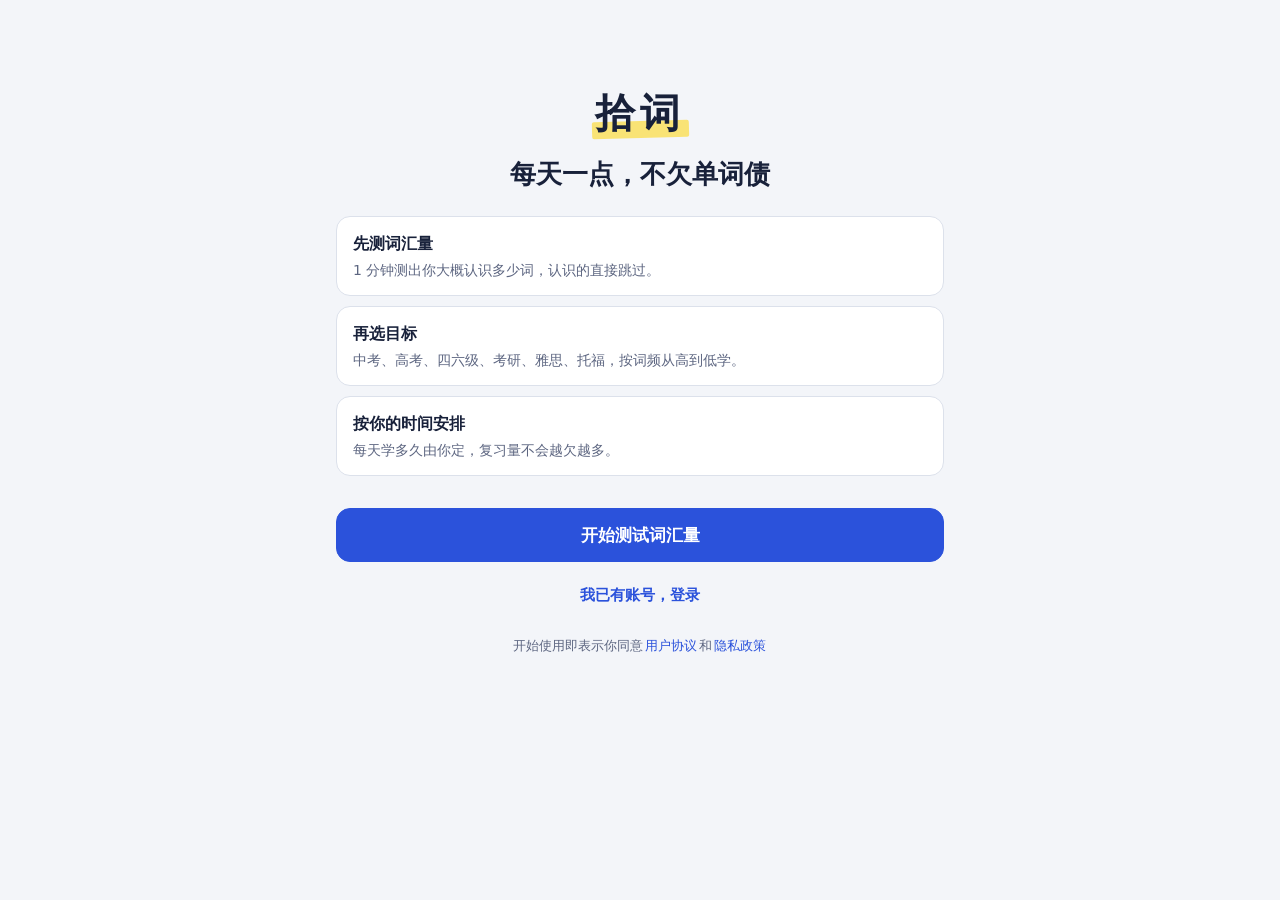
<file: web/index.html>
<!doctype html>
<html lang="zh-CN">
<head>
<meta charset="utf-8">
<meta name="viewport" content="width=device-width, initial-scale=1, viewport-fit=cover">
<meta name="shici-app" content="2.1.1">
<title>拾词 · 科学背单词</title>
<meta name="description" content="拾词：按你的时间安排复习，不欠单词债。中考、高考、四六级、考研、雅思、托福词书，记忆法、点读文章、多端同步。">
<meta name="theme-color" content="#F3F5F9" media="(prefers-color-scheme: light)">
<meta name="theme-color" content="#0F131D" media="(prefers-color-scheme: dark)">
<link rel="manifest" href="manifest.webmanifest">
<link rel="icon" href="icons/icon-192.png">
<link rel="apple-touch-icon" href="icons/icon-192.png">
<link rel="stylesheet" href="css/app.css">
<script>
  // 主题在样式加载前确定，避免闪烁
  try { var t = (JSON.parse(localStorage.getItem('shici.v3') || '{}').settings || {}).theme; if (t === 'light' || t === 'dark') document.documentElement.dataset.theme = t; } catch (e) {}
</script>
</head>
<body>
  <main id="view" class="view"></main>
  <nav id="bnav" class="bnav" aria-label="主导航"></nav>
  <div id="backdrop" class="backdrop" hidden></div>
  <section id="sheet" class="sheet" role="dialog" aria-modal="true" hidden></section>
  <div id="toast" class="toast" role="status" aria-live="polite"></div>
  <noscript><p style="padding:24px">拾词需要开启 JavaScript 才能使用。</p></noscript>
  <script type="module" src="js/main.js"></script>
</body>
</html>
</file>
<file: web/css/app.css>
/* 拾词 2.0 */
:root {
  --paper: #F3F5F9; --surface: #FFFFFF; --sunk: #E9EDF4; --ink: #18213A; --muted: #5D6681; --line: #DCE1EB;
  --accent: #2B52DB; --accent-ink: #FFFFFF; --accent-soft: #E3E9FC; --mark: rgba(255, 214, 10, .55); --mark-soft: rgba(255, 214, 10, .22);
  --again: #C9372E; --hard: #B57405; --good: #17834C; --easy: #2B52DB; --warn-bg: #FFF4E0; --warn-ink: #7A4A00;
  --font-head: "Iowan Old Style", "Palatino Linotype", Palatino, Georgia, "Songti SC", "Noto Serif SC", "Source Han Serif SC", serif;
  --font-ui: -apple-system, BlinkMacSystemFont, "PingFang SC", "Hiragino Sans GB", "Microsoft YaHei", "Noto Sans SC", "Source Han Sans SC", Roboto, system-ui, sans-serif;
  --font-mono: ui-monospace, "SF Mono", Menlo, Consolas, "Roboto Mono", monospace;
  --font-ipa: "Charis SIL", "Doulos SIL", "Lucida Sans Unicode", "Arial Unicode MS", "Segoe UI", Roboto, sans-serif;
  --r: 14px; --r-sm: 10px; --shadow: 0 1px 2px rgba(24, 33, 58, .06), 0 4px 16px rgba(24, 33, 58, .05);
  --nav-h: 60px; --safe-b: env(safe-area-inset-bottom, 0px); --safe-t: env(safe-area-inset-top, 0px);
  color-scheme: light;
}
@media (prefers-color-scheme: dark) {
  :root:not([data-theme="light"]) {
    --paper: #0F131D; --surface: #171D2B; --sunk: #1F2738; --ink: #E5E8F1; --muted: #97A0B8; --line: #2A3247;
    --accent: #7E9CFF; --accent-ink: #0D1322; --accent-soft: #222E52; --mark: rgba(230, 190, 20, .32); --mark-soft: rgba(230, 190, 20, .14);
    --again: #FF6E63; --hard: #EDAA3B; --good: #41C783; --easy: #7E9CFF; --warn-bg: #3A2A0E; --warn-ink: #F3C77A;
    --shadow: none; color-scheme: dark;
  }
}
:root[data-theme="dark"] {
  --paper: #0F131D; --surface: #171D2B; --sunk: #1F2738; --ink: #E5E8F1; --muted: #97A0B8; --line: #2A3247;
  --accent: #7E9CFF; --accent-ink: #0D1322; --accent-soft: #222E52; --mark: rgba(230, 190, 20, .32); --mark-soft: rgba(230, 190, 20, .14);
  --again: #FF6E63; --hard: #EDAA3B; --good: #41C783; --easy: #7E9CFF; --warn-bg: #3A2A0E; --warn-ink: #F3C77A;
  --shadow: none; color-scheme: dark;
}

* { box-sizing: border-box; -webkit-tap-highlight-color: transparent; }
html { -webkit-text-size-adjust: 100%; text-size-adjust: 100%; }
body { margin: 0; background: var(--paper); color: var(--ink); font: 16px/1.6 var(--font-ui); min-height: 100vh; min-height: 100dvh; overscroll-behavior-y: none; }
button, input, textarea, select { font: inherit; color: inherit; }
button { cursor: pointer; }
svg { width: 22px; height: 22px; flex: none; }
[hidden] { display: none !important; }
:focus-visible { outline: 2px solid var(--accent); outline-offset: 2px; }
h1, h2, h3 { line-height: 1.3; margin: 0; }
p { margin: .5em 0; }
kbd { display: none; font: 11px var(--font-mono); opacity: .55; margin-left: 4px; border: 1px solid currentColor; border-radius: 4px; padding: 0 4px; }
@media (hover: hover) and (pointer: fine) { kbd { display: inline-block; } }

.view { max-width: 640px; margin: 0 auto; padding: calc(16px + var(--safe-t)) 16px calc(var(--nav-h) + var(--safe-b) + 24px); }
body.focus .view { padding-bottom: 24px; }
.muted { color: var(--muted); }
.small { font-size: 13px; line-height: 1.5; }
.center { text-align: center; }
.mono { font-family: var(--font-mono); }
.row { display: flex; gap: 8px; flex-wrap: wrap; align-items: center; margin-top: 12px; }
.row.between { justify-content: space-between; flex-wrap: nowrap; margin-top: 0; gap: 12px; }
.two, .three { display: grid; gap: 8px; grid-template-columns: 1fr 1fr; }
.three { grid-template-columns: 1fr 1fr 1fr; }
.ptitle { font: 600 24px/1.3 var(--font-head); letter-spacing: .01em; margin: 4px 0 8px; }
.sec { font-size: 14px; color: var(--muted); font-weight: 600; margin: 24px 4px 8px; }
.empty { text-align: center; color: var(--muted); padding: 48px 16px; }
.logo { font: 700 20px var(--font-head); letter-spacing: .12em; display: inline-block; position: relative; z-index: 0; }
.logo::after { content: ""; position: absolute; left: -4%; right: -4%; bottom: .08em; height: .42em; background: var(--mark); z-index: -1; border-radius: 2px; transform: rotate(-1.5deg); }
.logo.big { font-size: 40px; }
.boot { min-height: 70vh; display: flex; flex-direction: column; align-items: center; justify-content: center; gap: 8px; text-align: center; }

/* 卡片、按钮 */
.card { background: var(--surface); border: 1px solid var(--line); border-radius: var(--r); padding: 16px; margin: 12px 0; box-shadow: var(--shadow); }
.card > b:first-child { display: block; margin-bottom: 4px; }
.btn { display: inline-flex; align-items: center; justify-content: center; gap: 6px; min-height: 44px; padding: 8px 16px; border-radius: var(--r-sm);
  border: 1px solid var(--line); background: var(--surface); font-weight: 600; font-size: 15px; text-align: center; line-height: 1.3; transition: transform .08s, background .15s; user-select: none; }
.btn:active { transform: scale(.98); }
.btn:disabled { opacity: .5; pointer-events: none; }
.btn.primary { background: var(--accent); color: var(--accent-ink); border-color: var(--accent); }
.btn.ghost { background: transparent; border-color: transparent; color: var(--accent); }
.btn.danger { color: var(--again); border-color: color-mix(in srgb, var(--again) 40%, var(--line)); }
.btn.big { min-height: 54px; font-size: 17px; width: 100%; border-radius: var(--r); }
.btn.sm { min-height: 36px; padding: 4px 12px; font-size: 14px; }
.btn svg { width: 18px; height: 18px; }
.onb .btn, .today .btn.big, .card > .btn:not(.sm) { width: 100%; }
.card > .btn:not(.sm):not(:last-child) { margin-bottom: 8px; }
.iconbtn { width: 44px; height: 44px; display: inline-grid; place-items: center; border: 0; background: transparent; border-radius: 50%; color: var(--ink); flex: none; }
.iconbtn:active { background: var(--sunk); }
.iconbtn:disabled { opacity: .3; }
.linkbtn { border: 0; background: none; color: var(--accent); padding: 0 2px; font-size: inherit; font-weight: 500; }
.linkbtn.muted { color: var(--muted); }
.chip { display: inline-flex; align-items: center; height: 22px; padding: 0 8px; border-radius: 11px; font-size: 12px; background: var(--sunk); color: var(--muted); white-space: nowrap; font-weight: 500; }
.chip.new, .st-new.chip { background: var(--accent-soft); color: var(--accent); }
.chip.learn, .st-learn.chip { background: var(--warn-bg); color: var(--warn-ink); }
.chip.leech, .st-leech.chip { background: color-mix(in srgb, var(--again) 14%, var(--surface)); color: var(--again); }
.st-done.chip { background: color-mix(in srgb, var(--good) 15%, var(--surface)); color: var(--good); }
.st-rev.chip { background: var(--accent-soft); color: var(--accent); }
.st-known.chip { background: var(--sunk); color: var(--muted); }
.notice { display: block; width: 100%; text-align: left; background: var(--accent-soft); color: var(--ink); border: 0; border-radius: var(--r-sm); padding: 12px 14px; font-size: 14px; line-height: 1.55; margin: 12px 0; }
.notice.warn { background: var(--warn-bg); color: var(--warn-ink); }
.notice.link { font-weight: 600; color: var(--accent); }
.notice .linkbtn { margin-left: 8px; }
.tip { background: var(--warn-bg); color: var(--warn-ink); border-radius: var(--r-sm); padding: 10px 12px; font-size: 14px; margin: 12px 0; }
.msg { min-height: 1.5em; color: var(--again); font-size: 14px; margin-top: 8px; }

/* 进度条 */
.pbar { display: flex; height: 8px; border-radius: 4px; background: var(--sunk); overflow: hidden; margin: 10px 0 6px; }
.pbar.sm { height: 5px; margin: 6px 0 0; }
.pbar i { display: block; height: 100%; }
.pbar i.l { background: var(--accent); }
.pbar i.k { background: color-mix(in srgb, var(--accent) 35%, var(--sunk)); }
.legend { display: flex; gap: 16px; font-size: 12px; color: var(--muted); margin-top: 8px; }
.legend i { display: inline-block; width: 10px; height: 10px; border-radius: 2px; margin-right: 4px; vertical-align: -1px; }
.legend i.l { background: var(--accent); } .legend i.k { background: color-mix(in srgb, var(--accent) 35%, var(--sunk)); }

/* 底部导航 */
.bnav { position: fixed; left: 0; right: 0; bottom: 0; z-index: 20; display: flex; justify-content: center; background: color-mix(in srgb, var(--surface) 92%, transparent);
  backdrop-filter: saturate(1.4) blur(12px); -webkit-backdrop-filter: saturate(1.4) blur(12px); border-top: 1px solid var(--line); padding-bottom: var(--safe-b); }
.bnav button { flex: 1; max-width: 200px; height: var(--nav-h); border: 0; background: none; display: flex; flex-direction: column; align-items: center; justify-content: center; gap: 2px; color: var(--muted); font-size: 12px; font-weight: 500; }
.bnav button[aria-current] { color: var(--accent); }
.bnav button[aria-current] svg { stroke-width: 2.2; }
body.focus .bnav { display: none; }

/* 首页 */
.hello { display: flex; justify-content: space-between; align-items: flex-end; margin-top: 4px; }
.streak { text-align: center; line-height: 1.1; padding: 6px 12px; border-radius: var(--r-sm); background: var(--surface); border: 1px solid var(--line); }
.streak b { display: block; font: 700 22px var(--font-head); }
.streak span { font-size: 11px; color: var(--muted); }
.today { padding: 20px 16px; }
.nums { display: flex; justify-content: space-around; text-align: center; margin: 4px 0 16px; }
.nums b { display: block; font: 600 32px/1.15 var(--font-head); font-variant-numeric: tabular-nums; }
.nums span { font-size: 13px; color: var(--muted); }
.today .muted.small { margin-top: 10px; }
.donebox { text-align: center; padding: 12px 4px; }
.donebox h2 { font: 600 22px var(--font-head); margin-bottom: 8px; }
.donebox h2::before { content: "✓"; display: block; width: 52px; height: 52px; line-height: 52px; margin: 0 auto 12px; border-radius: 50%; background: color-mix(in srgb, var(--good) 16%, var(--surface)); color: var(--good); font: 700 26px/52px var(--font-ui); }
.donebox .btn { margin-top: 8px; }
.bookcard { cursor: pointer; }
.bname { font-size: 17px; }
.tools { display: grid; grid-template-columns: repeat(4, 1fr); gap: 8px; margin: 12px 0; }
.tools button { display: flex; flex-direction: column; align-items: center; gap: 6px; padding: 14px 4px 10px; border-radius: var(--r); border: 1px solid var(--line); background: var(--surface); font-size: 13px; color: var(--ink); }
.tools svg { color: var(--accent); }

/* 复习预测 */
.fc { position: relative; display: flex; gap: 6px; height: 140px; align-items: stretch; margin-top: 12px; }
.fc.wide { gap: 2px; height: 120px; }
.fcb { flex: 1; display: flex; flex-direction: column; align-items: center; min-width: 0; }
.fcb .n { height: 16px; font-size: 11px; color: var(--muted); font-variant-numeric: tabular-nums; }
.fcb .tr { flex: 1; width: 100%; display: flex; align-items: flex-end; justify-content: center; }
.fcb .tr i { display: block; width: 100%; max-width: 28px; min-height: 2px; background: var(--accent); border-radius: 4px 4px 1px 1px; opacity: .85; }
.fc.wide .fcb .tr i { border-radius: 2px 2px 0 0; }
.fcb.over .tr i { background: var(--hard); }
.fcb .d { height: 18px; font-size: 11px; color: var(--muted); white-space: nowrap; }
.capline { position: absolute; left: 0; right: 0; border-top: 1.5px dashed var(--again); opacity: .6; pointer-events: none; }
.heat { display: grid; grid-template-rows: repeat(7, 1fr); grid-auto-flow: column; grid-auto-columns: 1fr; gap: 3px; margin-top: 12px; }
.heat i { aspect-ratio: 1; border-radius: 3px; background: var(--sunk); }
.heat i.h1 { background: color-mix(in srgb, var(--accent) 25%, var(--sunk)); }
.heat i.h2 { background: color-mix(in srgb, var(--accent) 50%, var(--sunk)); }
.heat i.h3 { background: color-mix(in srgb, var(--accent) 75%, var(--sunk)); }
.heat i.h4 { background: var(--accent); }
.tiles { display: grid; grid-template-columns: 1fr 1fr; gap: 8px; margin: 12px 0; }
.tile { background: var(--surface); border: 1px solid var(--line); border-radius: var(--r); padding: 12px 14px; }
.tile span { font-size: 13px; color: var(--muted); display: block; }
.tile b { font: 600 26px/1.2 var(--font-head); font-variant-numeric: tabular-nums; }
.tile small { font: 13px var(--font-ui); color: var(--muted); }
.bprow { display: grid; grid-template-columns: 1fr 90px 40px; gap: 10px; align-items: center; font-size: 14px; padding: 6px 0; }
.bprow .pbar { margin: 0; }
.bprow .small { text-align: right; }

/* 学习过程 */
body:is([data-view="session"],[data-view="placement"],[data-view="screen"]) .view { display: flex; flex-direction: column; height: 100vh; height: 100dvh; padding-bottom: 0; }
.sbar { display: flex; align-items: center; gap: 8px; margin: -8px -8px 4px; flex: none; }
.sprog { flex: 1; height: 6px; border-radius: 3px; background: var(--sunk); overflow: hidden; }
.sprog i { display: block; height: 100%; width: 0; background: var(--accent); transition: width .3s; border-radius: 3px; }
#scount { min-width: 42px; text-align: right; font-variant-numeric: tabular-nums; }
.scard { flex: 1; overflow-y: auto; -webkit-overflow-scrolling: touch; padding: 4px 2px 16px; min-height: 0; }
.actbar { flex: none; padding: 10px 0 calc(12px + var(--safe-b)); background: linear-gradient(to bottom, transparent, var(--paper) 10px); }
.actbar .muted.small { margin: 6px 0 0; }
.actbar > .muted.small:first-child { margin: 0 0 6px; }
.kind { display: flex; gap: 6px; margin: 4px 0 12px; min-height: 22px; }
.front { min-height: 50vh; display: flex; flex-direction: column; justify-content: center; }
.front .whead { justify-content: center; }
.front .wsub { justify-content: center; margin-bottom: 20px; }
.ptest { flex: 1; display: flex; flex-direction: column; justify-content: center; gap: 12px; }
.ptest .hw.big { margin: 24px 0 8px; }
.peek { text-align: center; color: var(--muted); font-size: 14px; }
.peek .mean { text-align: left; margin-top: 8px; }
.grades { display: grid; grid-template-columns: repeat(4, 1fr); gap: 6px; }
.grade { min-height: 60px; border-radius: var(--r-sm); border: 1px solid var(--line); background: var(--surface); display: flex; flex-direction: column; align-items: center; justify-content: center; line-height: 1.25; padding: 4px 2px; }
.grade b { font-size: 15px; }
.grade span { font-size: 12px; color: var(--muted); font-variant-numeric: tabular-nums; }
.grade.g1 b { color: var(--again); } .grade.g2 b { color: var(--hard); } .grade.g3 b { color: var(--good); } .grade.g4 b { color: var(--easy); }
.grade.sug { border-color: currentColor; box-shadow: 0 0 0 2px var(--accent-soft); }
.grade.g3 { background: color-mix(in srgb, var(--good) 8%, var(--surface)); }
.grade:active { transform: scale(.97); }
.spellin { width: 100%; font: 600 24px var(--font-mono); text-align: center; letter-spacing: .08em; padding: 12px; border-radius: var(--r-sm); border: 2px solid var(--line); background: var(--surface); margin-top: 4px; }
.spellin:focus { border-color: var(--accent); outline: 0; }
.blank { display: inline-block; min-width: 4em; border-bottom: 2px solid var(--accent); text-align: center; font-family: var(--font-mono); letter-spacing: .1em; color: var(--accent); }
.spellres { padding: 12px 14px; border-radius: var(--r-sm); margin-bottom: 16px; font-size: 15px; }
.spellres.ok { background: color-mix(in srgb, var(--good) 14%, var(--surface)); color: var(--good); font-weight: 600; }
.spellres.bad { background: color-mix(in srgb, var(--again) 10%, var(--surface)); }
.spellres .y { color: var(--good); } .spellres .x { color: var(--again); text-decoration: underline; }

/* 单词信息 */
.whead { display: flex; align-items: center; gap: 4px; flex-wrap: nowrap; }
.whead > button, .whead > .chip { flex: none; }
.hw { font: 600 34px/1.2 var(--font-head); letter-spacing: .005em; white-space: nowrap; margin-right: 4px; min-width: 0; }
.hw.big { font-size: 44px; }
.hw.sm { font-size: 24px; }
.wsub { display: flex; align-items: center; gap: 6px; flex-wrap: wrap; margin: 4px 0 12px; font-size: 14px; }
.ipa { font-family: var(--font-ipa); color: var(--muted); font-size: 16px; }
.spk, .star { width: 40px; height: 40px; border-radius: 50%; border: 0; background: transparent; color: var(--accent); display: inline-grid; place-items: center; }
.spk:active, .star:active { background: var(--sunk); }
.spk.sm { width: 32px; height: 32px; } .spk.sm svg { width: 18px; height: 18px; }
.star { color: var(--muted); }
.star.on { color: var(--hard); } .star.on svg { fill: currentColor; }
.mean { font-size: 17px; line-height: 1.65; margin: 8px 0 14px; }
.mean.big { font-size: 20px; text-align: center; margin: 16px 0; }
.mean > div + div { margin-top: 2px; }
.pos { display: inline-block; min-width: 2.6em; color: var(--muted); font: italic 14px var(--font-head); margin-right: 4px; }
.mnbox { border-radius: var(--r-sm); background: var(--sunk); padding: 10px 12px; margin: 12px 0; display: grid; gap: 8px; font-size: 15px; line-height: 1.6; }
.mnrow { display: flex; gap: 8px; align-items: baseline; }
.mt { flex: none; font-size: 12px; font-weight: 600; padding: 1px 7px; border-radius: 6px; color: #fff; }
.mt-a { background: #D2552B; } .mt-b { background: #2B52DB; } .mt-c { background: #6A47C2; } .mt-d { background: #138A6E; } .mt-e { background: #77809A; } .mt-f { background: #B57405; }
.ex { display: flex; gap: 4px; align-items: flex-start; font: 17px/1.6 var(--font-head); margin-top: 12px; }
.ex .t { flex: 1; }
.exzh { color: var(--muted); font-size: 14px; margin: 2px 0 12px; }
.facts { display: grid; grid-template-columns: auto 1fr; gap: 4px 12px; font-size: 14px; margin: 12px 0; }
.facts dt { color: var(--muted); } .facts dd { margin: 0; }
.noteedit textarea { width: 100%; min-height: 80px; border-radius: var(--r-sm); border: 1px solid var(--line); background: var(--surface); padding: 10px; resize: vertical; }
.sent { background: var(--sunk); border-radius: var(--r-sm); padding: 10px 12px; margin: 12px 0; font-size: 15px; }

/* 点读 */
.tk { cursor: pointer; border-radius: 3px; padding: 0 1px; margin: 0 -1px; transition: background .15s; }
.tk:hover { background: var(--sunk); }
.tk.hl { background: linear-gradient(transparent 55%, var(--mark) 55%); font-weight: 600; }
.tk.lw { background: linear-gradient(transparent 70%, var(--mark-soft) 70%); }
.tk.ph { text-decoration: underline dotted color-mix(in srgb, var(--accent) 60%, transparent); text-underline-offset: 4px; }
.tk.on { background: var(--accent-soft); outline: 1.5px solid var(--accent); }

/* 底部弹层 */
.backdrop { position: fixed; inset: 0; background: rgba(10, 14, 25, .45); z-index: 40; opacity: 0; transition: opacity .2s; }
.backdrop.on { opacity: 1; }
.sheet { position: fixed; left: 0; right: 0; bottom: 0; z-index: 41; max-width: 640px; margin: 0 auto; max-height: 82vh; overflow-y: auto; overscroll-behavior: contain;
  background: var(--surface); border-radius: 18px 18px 0 0; padding: 8px 18px calc(18px + var(--safe-b)); transform: translateY(100%); transition: transform .22s ease-out; box-shadow: 0 -8px 32px rgba(0, 0, 0, .15); }
.sheet.on { transform: none; }
.grab { width: 40px; height: 4px; border-radius: 2px; background: var(--line); margin: 4px auto 12px; }
.sheet .hw { font-size: 28px; }
.sheet .row { margin-top: 16px; }

/* 提示 */
.toast { position: fixed; left: 50%; bottom: calc(var(--nav-h) + var(--safe-b) + 16px); transform: translate(-50%, 20px); z-index: 60; background: var(--ink); color: var(--paper);
  padding: 10px 16px; border-radius: 20px; font-size: 14px; max-width: calc(100vw - 32px); width: max-content; text-align: center; opacity: 0; pointer-events: none; transition: opacity .2s, transform .2s; }
.toast.on { opacity: 1; transform: translate(-50%, 0); }
body.focus .toast { bottom: calc(110px + var(--safe-b)); }

/* 引导、词书、分段选择 */
.onb { display: flex; flex-direction: column; gap: 12px; padding-top: 6vh; }
.onb > .logo { align-self: center; margin-bottom: 4px; }
.onb h1 { font: 600 26px var(--font-head); text-align: center; }
.vp { list-style: none; padding: 0; margin: 12px 0 20px; display: grid; gap: 10px; }
.vp li { background: var(--surface); border: 1px solid var(--line); border-radius: var(--r); padding: 14px 16px; color: var(--muted); font-size: 14px; }
.vp b { display: block; color: var(--ink); font-size: 16px; margin-bottom: 2px; }
.books { display: grid; gap: 8px; margin-top: 12px; }
.bookbtn { text-align: left; padding: 14px 16px; border-radius: var(--r); border: 1.5px solid var(--line); background: var(--surface); display: flex; flex-direction: column; gap: 2px; }
.bookbtn b { font-size: 17px; }
.bookbtn.on { border-color: var(--accent); box-shadow: 0 0 0 3px var(--accent-soft); }
.seg { display: flex; gap: 6px; margin: 10px 0 12px; }
.seg button { flex: 1 1 0; min-width: 0; min-height: 44px; border-radius: var(--r-sm); border: 1.5px solid var(--line); background: var(--surface); font-weight: 600; font-size: 15px; display: flex; flex-direction: column; align-items: center; justify-content: center; line-height: 1.2; padding: 6px 4px; }
.seg button small { font-size: 11px; font-weight: 400; color: var(--muted); }
.seg button.on { border-color: var(--accent); background: var(--accent-soft); color: var(--accent); }
.seg button.on small { color: inherit; }
.segtabs { display: flex; background: var(--sunk); border-radius: var(--r-sm); padding: 3px; margin: 8px 0; }
.segtabs button { flex: 1; border: 0; background: none; padding: 7px 4px; border-radius: 8px; font-size: 14px; color: var(--muted); }
.segtabs button.on { background: var(--surface); color: var(--ink); font-weight: 600; box-shadow: var(--shadow); }
.stepper { display: flex; align-items: center; justify-content: center; gap: 20px; margin: 12px 0; }
.stepper b { font: 600 28px var(--font-head); min-width: 2.5em; text-align: center; }
.stepper button { width: 52px; height: 44px; border-radius: var(--r-sm); border: 1px solid var(--line); background: var(--surface); font-weight: 600; }

/* 设置 */
.subhead { display: flex; align-items: center; gap: 4px; margin: -6px 0 4px -10px; }
.subhead .ptitle { margin: 0; font-size: 20px; }
.menu { background: var(--surface); border: 1px solid var(--line); border-radius: var(--r); margin: 12px 0; overflow: hidden; }
.mitem { width: 100%; display: flex; align-items: center; gap: 12px; padding: 12px 14px; border: 0; background: none; text-align: left; }
.mitem + .mitem { border-top: 1px solid var(--line); }
.mitem:active { background: var(--sunk); }
.mi { width: 34px; height: 34px; border-radius: 9px; background: var(--accent-soft); color: var(--accent); display: grid; place-items: center; flex: none; }
.mi svg { width: 19px; height: 19px; }
.mtx { flex: 1; min-width: 0; display: flex; flex-direction: column; line-height: 1.35; }
.mtx b { font-weight: 600; font-size: 16px; }
.mtx small { color: var(--muted); font-size: 13px; overflow: hidden; text-overflow: ellipsis; white-space: nowrap; }
.chev { color: var(--muted); font-size: 20px; }
.form label { display: block; font-size: 14px; color: var(--muted); margin: 12px 0 4px; }
.form input, input.search { display: block; width: 100%; margin-top: 4px; padding: 12px 14px; font-size: 16px; border-radius: var(--r-sm); border: 1px solid var(--line); background: var(--paper); color: var(--ink); }
.form input:focus, input.search:focus { outline: 0; border-color: var(--accent); }
.form .two { margin-top: 16px; }
.toggles { padding: 4px 16px; }
.tg { display: flex; align-items: center; gap: 12px; padding: 12px 0; cursor: pointer; }
.tg + .tg { border-top: 1px solid var(--line); }
.tg > span { flex: 1; display: flex; flex-direction: column; }
.tg small { color: var(--muted); font-size: 13px; }
.tg input[type="checkbox"] { appearance: none; -webkit-appearance: none; width: 48px; height: 28px; border-radius: 14px; background: var(--line); position: relative; flex: none; transition: background .2s; cursor: pointer; margin: 0; }
.tg input[type="checkbox"]::after { content: ""; position: absolute; top: 3px; left: 3px; width: 22px; height: 22px; border-radius: 50%; background: #fff; transition: transform .2s; box-shadow: 0 1px 3px rgba(0, 0, 0, .25); }
.tg input[type="checkbox"]:checked { background: var(--accent); }
.tg input[type="checkbox"]:checked::after { transform: translateX(20px); }
.tg input[type="time"] { border: 1px solid var(--line); border-radius: var(--r-sm); padding: 6px 10px; background: var(--paper); }
.doc h2 { font: 600 20px var(--font-head); margin-bottom: 4px; }
.doc h3 { font-size: 16px; margin: 18px 0 4px; }
.doc ul { padding-left: 20px; margin: 6px 0; }
.doc li { margin: 4px 0; }
.doc, .card ul.small { font-size: 15px; }
.card ul.small { padding-left: 18px; }

/* 列表、查词 */
input.search { margin: 8px 0 12px; }
.list { display: flex; flex-direction: column; background: var(--surface); border: 1px solid var(--line); border-radius: var(--r); overflow: hidden; }
.list:empty { display: none; }
.list .empty { padding: 32px 16px; }
.item { display: grid; grid-template-columns: minmax(0, auto) 1fr auto; gap: 10px; align-items: center; padding: 12px 14px; border: 0; background: none; text-align: left; }
.item + .item { border-top: 1px solid var(--line); }
.item:active { background: var(--sunk); }
.item .w { font: 600 17px var(--font-head); white-space: nowrap; }
.item .w small { font: 13px var(--font-ipa); color: var(--muted); margin-left: 6px; font-weight: 400; }
.item .m { color: var(--muted); font-size: 14px; overflow: hidden; text-overflow: ellipsis; white-space: nowrap; }
.item .meta { display: flex; flex-direction: column; align-items: flex-end; gap: 2px; }

/* 推文 */
.post { cursor: pointer; }
.ptl { font: 600 19px/1.35 var(--font-head); display: block; margin: 4px 0 2px; }
.ptl.it { font-style: italic; }
.hook { font-size: 15px; color: var(--muted); margin: 8px 0 4px; }
.hook.en { font-family: var(--font-head); }
.reader { margin-top: 8px; }
.atitle { font: 600 26px/1.3 var(--font-head); margin: 4px 0; }
.para { margin: 18px 0; }
.story { font: 18px/1.85 var(--font-head); margin: 0; hyphens: auto; }
.ptools { display: flex; gap: 4px; margin-top: 4px; }
.storyzh { color: var(--muted); font-size: 15px; line-height: 1.7; background: var(--sunk); border-radius: var(--r-sm); padding: 10px 12px; margin-top: 6px; }
.wchips { display: flex; flex-wrap: wrap; gap: 6px; }
.wchip { border: 1px solid var(--line); background: var(--surface); border-radius: 16px; padding: 4px 12px; font: 15px var(--font-head); }
.wchip.st-new { border-style: dashed; }
.wchip.st-done, .wchip.st-rev, .wchip.st-learn { background: var(--mark-soft); }

@media (min-width: 720px) {
  .view { padding-top: 32px; }
  .tools button { flex-direction: row; justify-content: center; font-size: 14px; padding: 12px; }
  .sheet { border-radius: 18px; bottom: 24px; max-height: 76vh; }
}
@media (max-width: 360px) {
  .hw.big { font-size: 36px; }
  .tools { grid-template-columns: repeat(2, 1fr); }
  .three { grid-template-columns: 1fr; }
}
@media (prefers-reduced-motion: reduce) { * { transition: none !important; } }
.btn { white-space: nowrap; }
.three .btn { padding: 8px 6px; }
@media (max-width: 480px) { .three kbd, .grades kbd { display: none; } }

/* 2.1：新词三选项、进度、真题 */
.stack3 { display: grid; gap: 8px; }
.stack3 .btn.big { min-height: 50px; }
.bnav button { font-size: 11px; }
.goalline { display: grid; grid-template-columns: auto 1fr auto; gap: 12px; align-items: center; width: 100%; padding: 12px 14px; margin: 12px 0; border-radius: var(--r); border: 1px solid var(--line); background: var(--surface); font-size: 14px; text-align: left; }
.goalline .pbar { margin: 0; }
.goal { display: flex; gap: 18px; align-items: center; cursor: pointer; }
.ring { position: relative; width: 120px; height: 120px; flex: none; }
.ring svg { width: 120px; height: 120px; transform: rotate(-90deg); }
.ring circle { fill: none; stroke-width: 12; stroke-linecap: round; }
.ring .rbg { stroke: var(--sunk); }
.ring .rk { stroke: color-mix(in srgb, var(--accent) 35%, var(--sunk)); }
.ring .rl { stroke: var(--accent); }
.rtx { position: absolute; inset: 0; display: flex; flex-direction: column; align-items: center; justify-content: center; line-height: 1.1; }
.rtx b { font: 600 30px var(--font-head); }
.rtx b small { font-size: 15px; }
.rtx span { font-size: 12px; color: var(--muted); margin-top: 2px; }
.gside { flex: 1; min-width: 0; }
.gnum { display: grid; grid-template-columns: auto 1fr auto 1fr; gap: 2px 8px; margin: 8px 0 0; font-size: 14px; }
.gnum dt { color: var(--muted); } .gnum dd { margin: 0; font-weight: 600; font-variant-numeric: tabular-nums; }
.bprow.cur span:first-child { font-weight: 600; color: var(--accent); }
.bignum { font: 600 64px/1.1 var(--font-head); text-align: center; color: var(--accent); margin: 4px 0; }
.chips { display: flex; gap: 6px; overflow-x: auto; padding: 2px 0 8px; margin: 0 -16px; padding-left: 16px; padding-right: 16px; scrollbar-width: none; }
.chips::-webkit-scrollbar { display: none; }
.chips button { flex: none; height: 34px; padding: 0 14px; border-radius: 17px; border: 1px solid var(--line); background: var(--surface); font-size: 14px; }
.chips button.on { background: var(--accent); border-color: var(--accent); color: var(--accent-ink); font-weight: 600; }
.post.exam, .post.imp { display: flex; flex-direction: column; gap: 2px; width: 100%; text-align: left; font: inherit; color: inherit; }
.post.imp { border-style: dashed; box-shadow: none; }
.post.imp b { color: var(--accent); }
.form textarea { display: block; width: 100%; margin-top: 4px; padding: 12px 14px; font: 16px/1.6 var(--font-head); border-radius: var(--r-sm); border: 1px solid var(--line); background: var(--paper); color: var(--ink); resize: vertical; }
.form textarea:focus { outline: 0; border-color: var(--accent); }
.q .qq { margin: 0 0 10px; font-size: 16px; line-height: 1.6; }
.opt { display: flex; gap: 10px; align-items: flex-start; width: 100%; text-align: left; padding: 10px 12px; margin: 6px 0; border-radius: var(--r-sm); border: 1.5px solid var(--line); background: var(--surface); font-size: 15px; line-height: 1.5; }
.opt .ol { flex: none; width: 24px; height: 24px; border-radius: 50%; display: grid; place-items: center; background: var(--sunk); font-weight: 600; font-size: 13px; }
.opt.on { border-color: var(--accent); background: var(--accent-soft); }
.opt.on .ol { background: var(--accent); color: var(--accent-ink); }
.opt.ok { border-color: var(--good); background: color-mix(in srgb, var(--good) 12%, var(--surface)); }
.opt.ok .ol { background: var(--good); color: #fff; }
.opt.bad { border-color: var(--again); background: color-mix(in srgb, var(--again) 10%, var(--surface)); }
.opt.bad .ol { background: var(--again); color: #fff; }
.qs.done .opt { pointer-events: none; }
.why { margin-top: 10px; padding: 10px 12px; border-radius: var(--r-sm); background: var(--sunk); font-size: 14px; line-height: 1.6; }
.q.right .why b { color: var(--good); } .q.wrong .why b { color: var(--again); }
.stickgo { position: sticky; bottom: 0; padding: 10px 0 calc(12px + var(--safe-b)); background: linear-gradient(to bottom, transparent, var(--paper) 14px); margin-top: 8px; }
.goalline > span:first-child { white-space: nowrap; }
</file>
